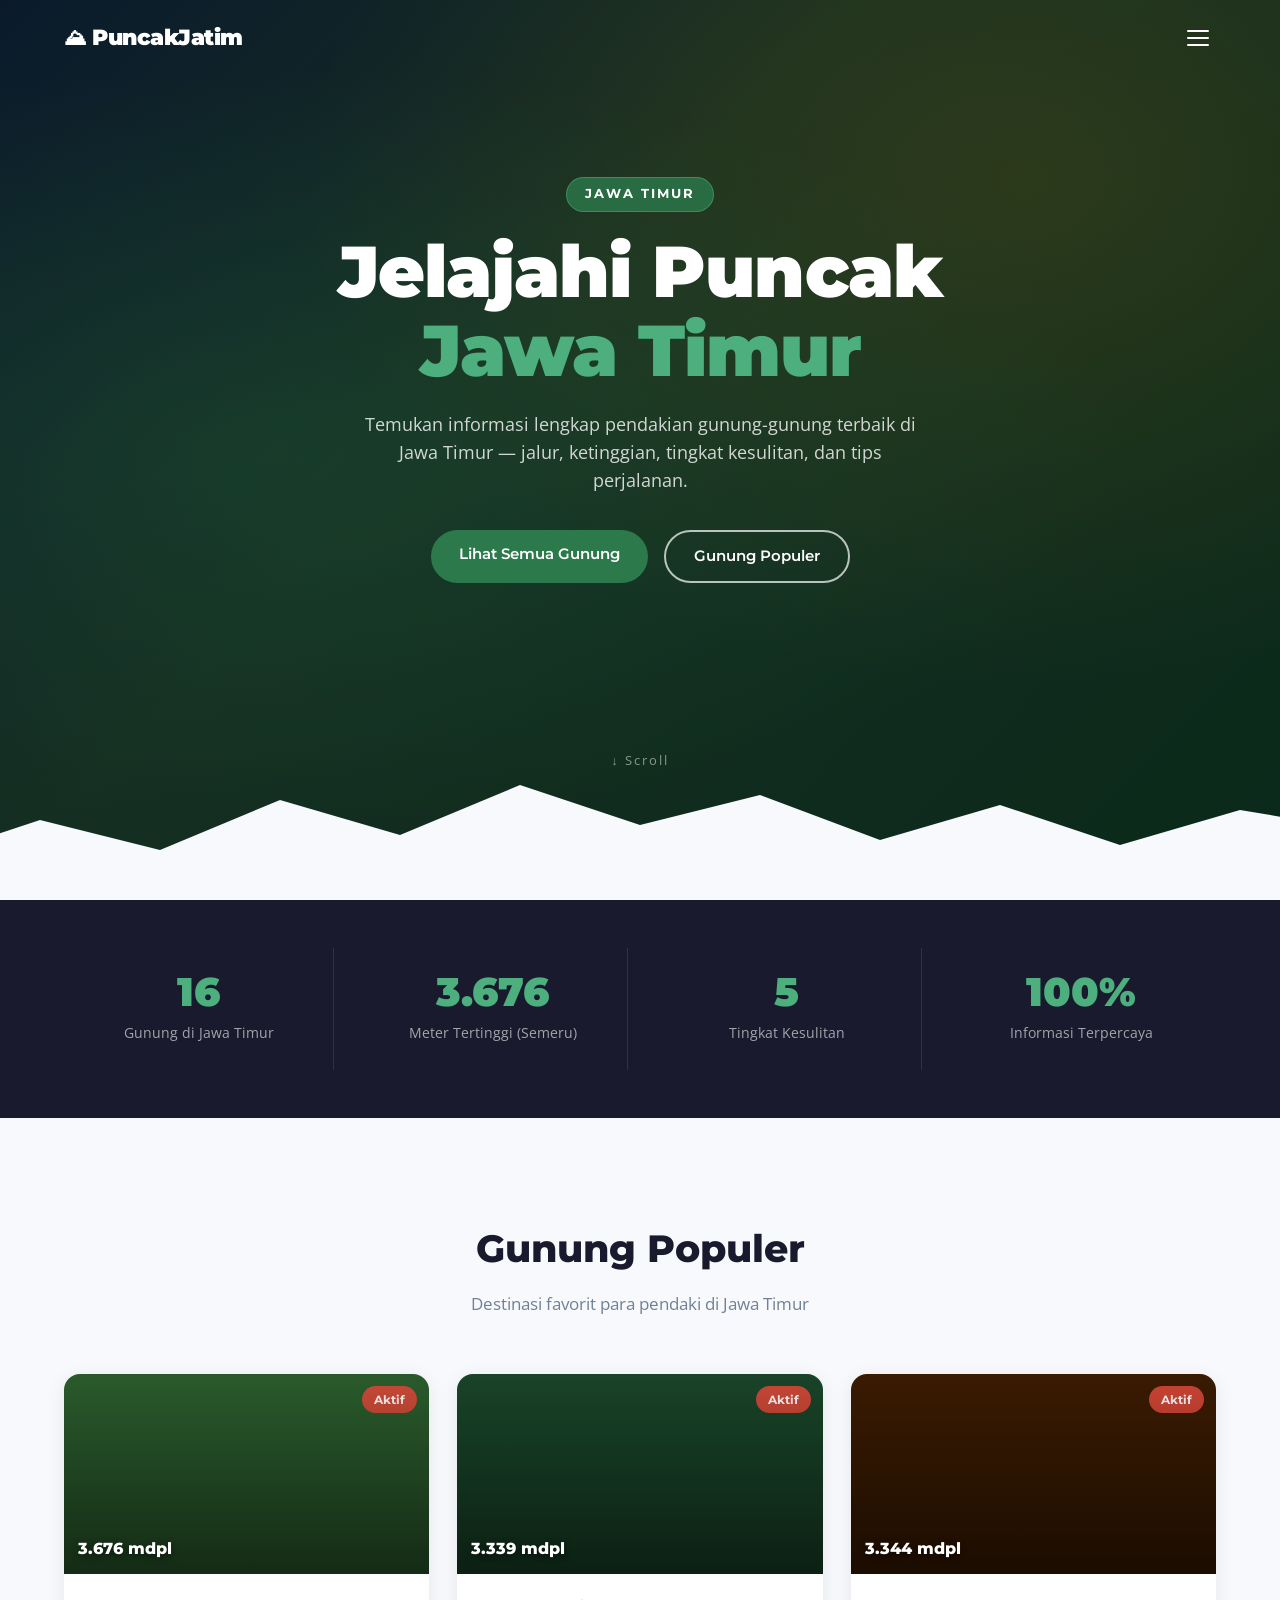
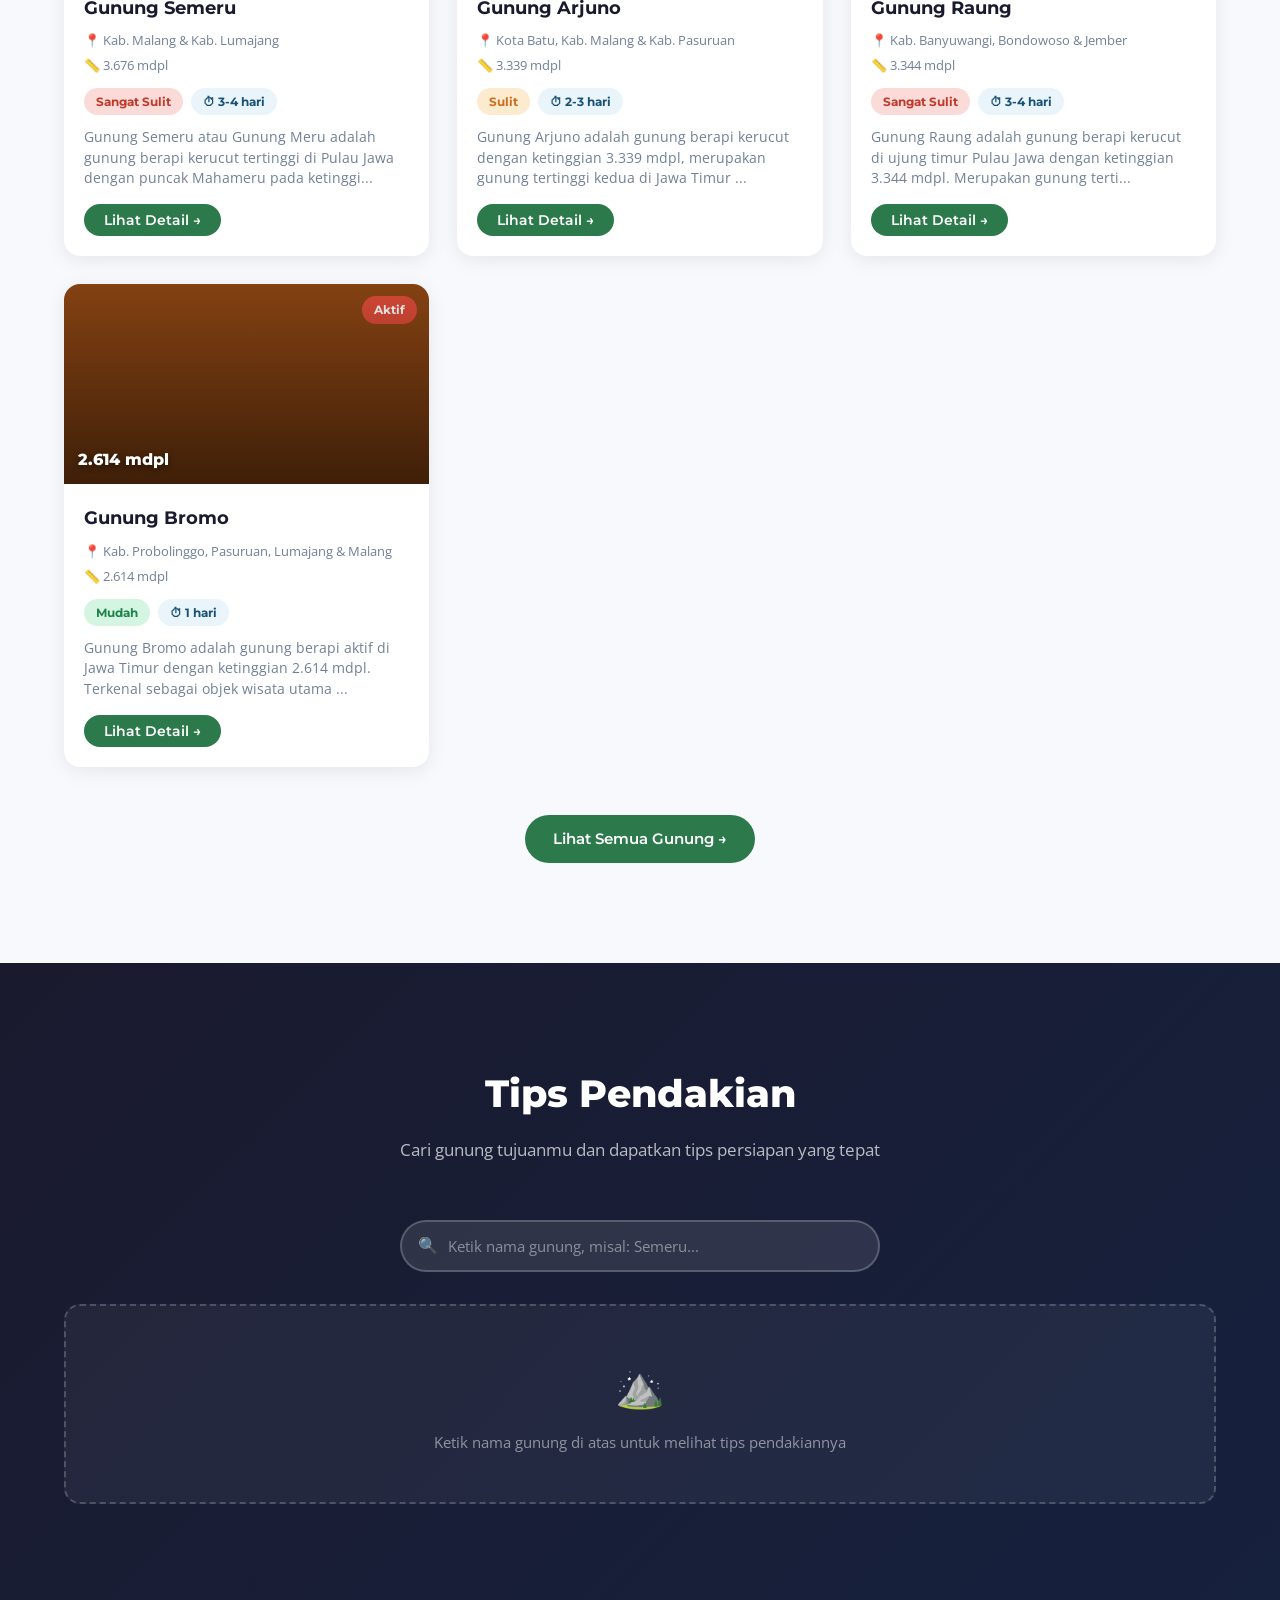
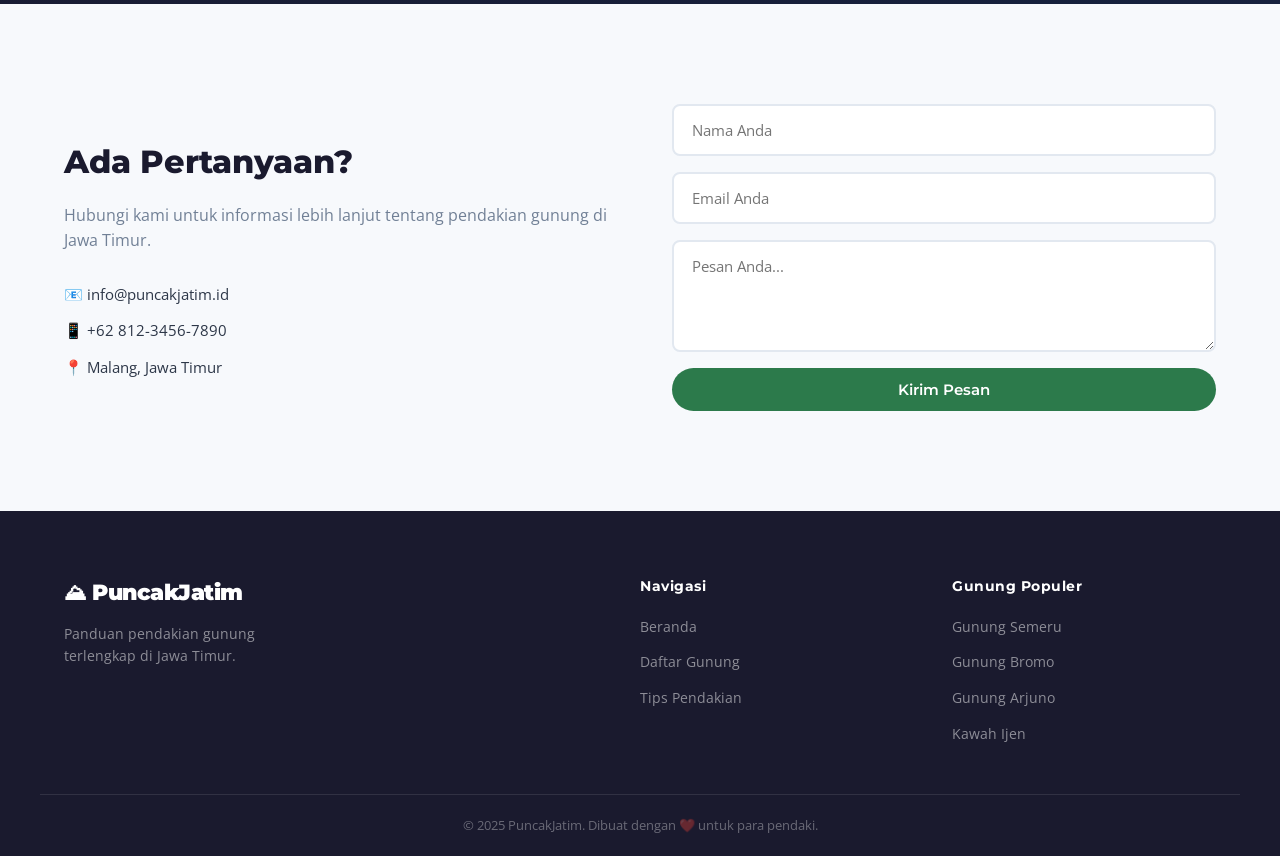
<file: index.html>
<!DOCTYPE html>
<html lang="id">
<head>
  <meta charset="UTF-8" />
  <meta name="viewport" content="width=device-width, initial-scale=1.0" />
  <title>Puncak Jawa Timur – Panduan Pendakian</title>
  <link rel="stylesheet" href="css/style.css" />
  <link rel="preconnect" href="https://fonts.googleapis.com" />
  <link href="https://fonts.googleapis.com/css2?family=Montserrat:wght@400;600;700;900&family=Open+Sans:wght@400;600&display=swap" rel="stylesheet" />
</head>
<body>

  <!-- NAVBAR -->
  <nav class="navbar">
    <div class="container nav-inner">
      <a href="index.html" class="logo">⛰ PuncakJatim</a>
      <ul class="nav-links">
        <li><a href="index.html" class="active">Beranda</a></li>
        <li><a href="gunung.html">Daftar Gunung</a></li>
        <li><a href="#tips">Tips Pendakian</a></li>
        <li><a href="#kontak">Kontak</a></li>
      </ul>
      <button class="hamburger" id="hamburger" aria-label="Menu">
        <span class="bar"></span>
        <span class="bar"></span>
        <span class="bar"></span>
      </button>
    </div>
  </nav>

  <!-- HERO -->
  <section class="hero">
    <div class="hero-overlay"></div>
    <div class="hero-content">
      <span class="hero-badge">Jawa Timur</span>
      <h1>Jelajahi Puncak<br /><span>Jawa Timur</span></h1>
      <p>Temukan informasi lengkap pendakian gunung-gunung terbaik di Jawa Timur — jalur, ketinggian, tingkat kesulitan, dan tips perjalanan.</p>
      <div class="hero-btns">
        <a href="gunung.html" class="btn btn-primary">Lihat Semua Gunung</a>
        <a href="#featured" class="btn btn-outline">Gunung Populer</a>
      </div>
    </div>
    <div class="hero-scroll">↓ Scroll</div>
  </section>

  <!-- STATS -->
  <section class="stats">
    <div class="container stats-grid">
      <div class="stat-item">
        <span class="stat-number">16</span>
        <span class="stat-label">Gunung di Jawa Timur</span>
      </div>
      <div class="stat-item">
        <span class="stat-number">3.676</span>
        <span class="stat-label">Meter Tertinggi (Semeru)</span>
      </div>
      <div class="stat-item">
        <span class="stat-number">5</span>
        <span class="stat-label">Tingkat Kesulitan</span>
      </div>
      <div class="stat-item">
        <span class="stat-number">100%</span>
        <span class="stat-label">Informasi Terpercaya</span>
      </div>
    </div>
  </section>

  <!-- FEATURED MOUNTAINS -->
  <section class="featured" id="featured">
    <div class="container">
      <div class="section-header">
        <h2>Gunung Populer</h2>
        <p>Destinasi favorit para pendaki di Jawa Timur</p>
      </div>
      <div class="card-grid" id="featured-grid">
        <!-- diisi oleh JS -->
      </div>
      <div class="center-btn">
        <a href="gunung.html" class="btn btn-primary">Lihat Semua Gunung →</a>
      </div>
    </div>
  </section>

  <!-- TIPS PENDAKIAN -->
  <section class="tips" id="tips">
    <div class="container">
      <div class="section-header light">
        <h2>Tips Pendakian</h2>
        <p>Cari gunung tujuanmu dan dapatkan tips persiapan yang tepat</p>
      </div>

      <!-- Search Gunung -->
      <div class="tips-search-wrap">
        <div class="tips-search-box">
          <span class="tips-search-icon">&#128269;</span>
          <input
            type="text"
            id="tips-search-input"
            class="tips-search-input"
            placeholder="Ketik nama gunung, misal: Semeru..."
            autocomplete="off"
          />
          <button class="tips-search-clear" id="tips-search-clear" style="display:none;">&#10005;</button>
        </div>
        <ul class="tips-dropdown" id="tips-dropdown"></ul>
      </div>

      <!-- Konten Tips -->
      <div class="tips-content" id="tips-content">
        <!-- State awal -->
        <div class="tips-placeholder" id="tips-placeholder">
          <div class="tips-placeholder-icon">&#9968;&#65039;</div>
          <p>Ketik nama gunung di atas untuk melihat tips pendakiannya</p>
        </div>

        <!-- Detail tips gunung terpilih -->
        <div class="tips-detail" id="tips-detail" style="display:none;">
          <div class="tips-detail-header" id="tips-detail-header"></div>
          <div class="tips-detail-body" id="tips-detail-body"></div>
        </div>
      </div>

    </div>
  </section>

  <!-- KONTAK -->
  <section class="kontak" id="kontak">
    <div class="container kontak-inner">
      <div class="kontak-text">
        <h2>Ada Pertanyaan?</h2>
        <p>Hubungi kami untuk informasi lebih lanjut tentang pendakian gunung di Jawa Timur.</p>
        <ul class="kontak-list">
          <li>📧 info@puncakjatim.id</li>
          <li>📱 +62 812-3456-7890</li>
          <li>📍 Malang, Jawa Timur</li>
        </ul>
      </div>
      <form class="kontak-form" onsubmit="submitForm(event)">
        <input type="text" placeholder="Nama Anda" required />
        <input type="email" placeholder="Email Anda" required />
        <textarea placeholder="Pesan Anda..." rows="4" required></textarea>
        <button type="submit" class="btn btn-primary">Kirim Pesan</button>
      </form>
    </div>
  </section>

  <!-- FOOTER -->
  <footer class="footer">
    <div class="container footer-inner">
      <div class="footer-brand">
        <span class="logo">⛰ PuncakJatim</span>
        <p>Panduan pendakian gunung terlengkap di Jawa Timur.</p>
      </div>
      <div class="footer-links">
        <h4>Navigasi</h4>
        <ul>
          <li><a href="index.html">Beranda</a></li>
          <li><a href="gunung.html">Daftar Gunung</a></li>
          <li><a href="#tips">Tips Pendakian</a></li>
        </ul>
      </div>
      <div class="footer-links">
        <h4>Gunung Populer</h4>
        <ul>
          <li><a href="gunung.html?id=semeru">Gunung Semeru</a></li>
          <li><a href="gunung.html?id=bromo">Gunung Bromo</a></li>
          <li><a href="gunung.html?id=arjuno">Gunung Arjuno</a></li>
          <li><a href="gunung.html?id=ijen">Kawah Ijen</a></li>
        </ul>
      </div>
    </div>
    <div class="footer-bottom">
      <p>© 2025 PuncakJatim. Dibuat dengan ❤️ untuk para pendaki.</p>
    </div>
  </footer>

  <script src="js/data.js"></script>
  <script src="js/persiapan.js"></script>
  <script src="js/main.js"></script>
</body>
</html>
</file>
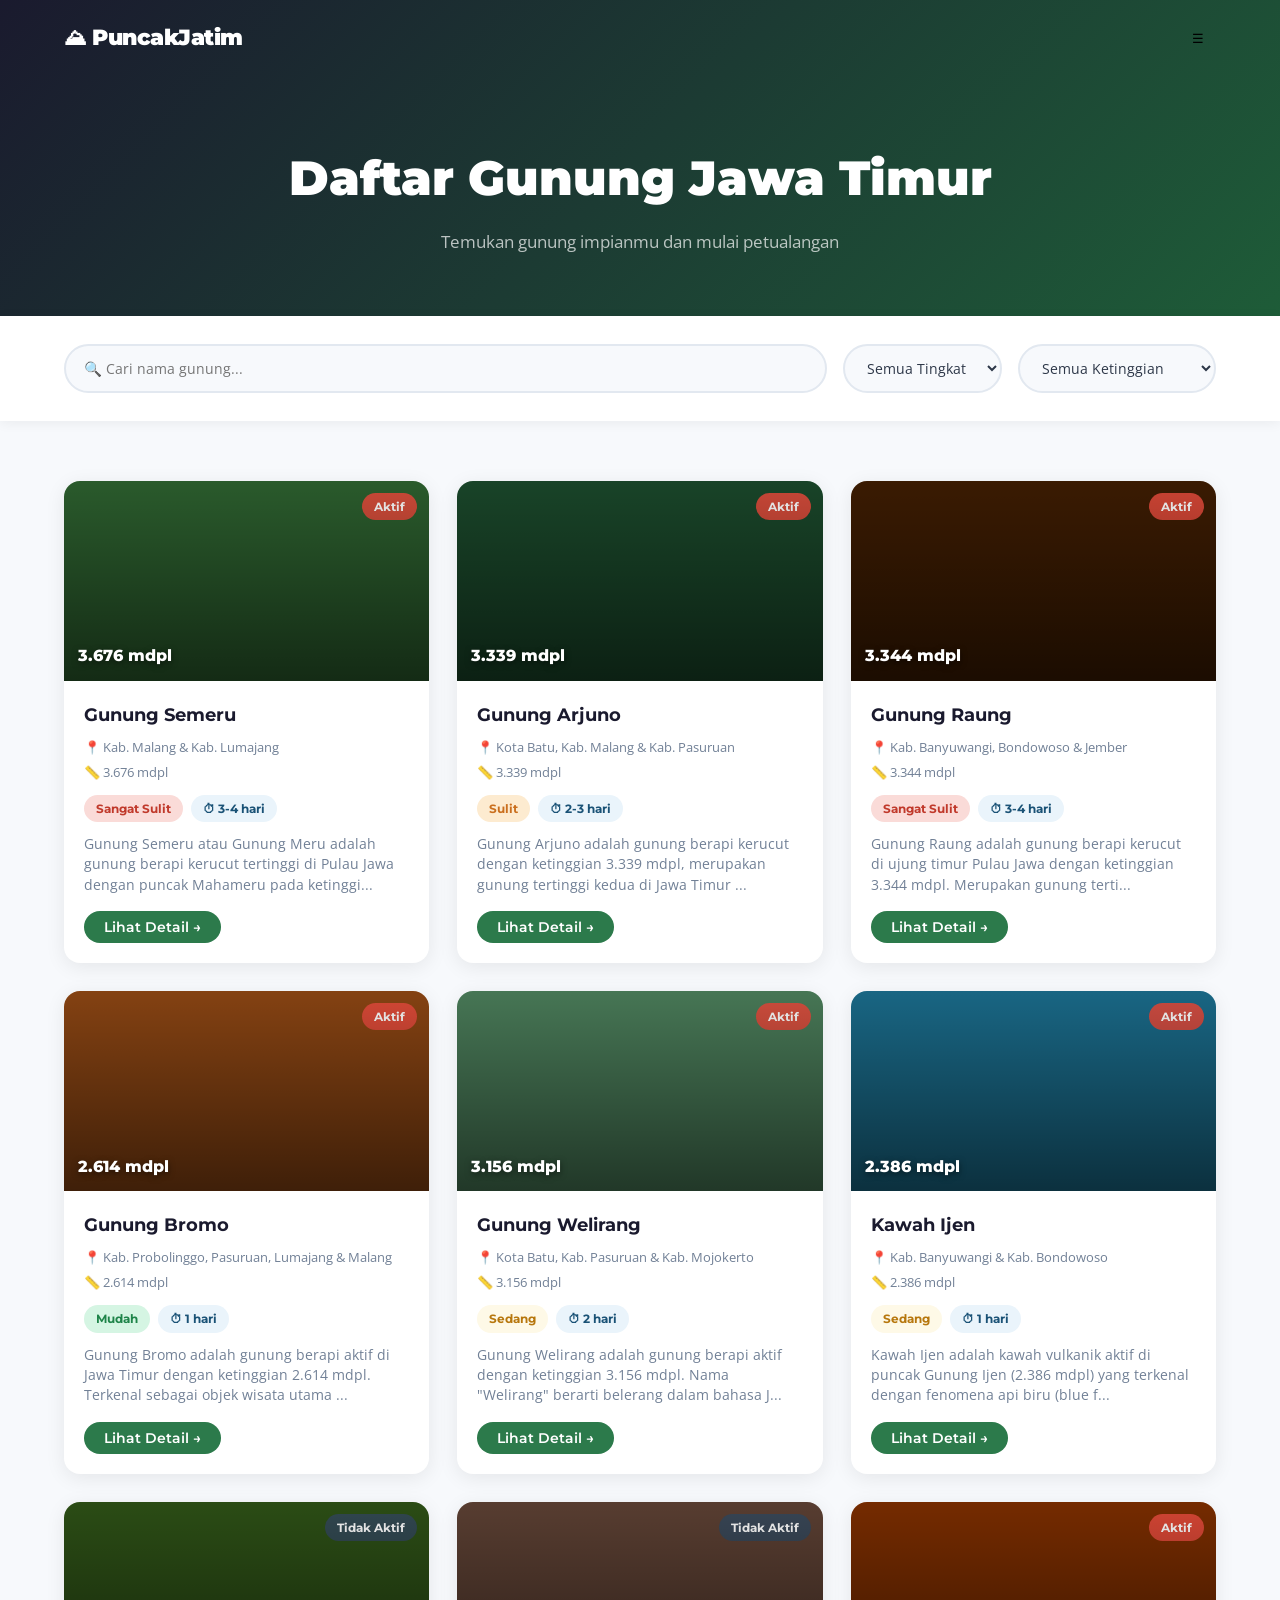
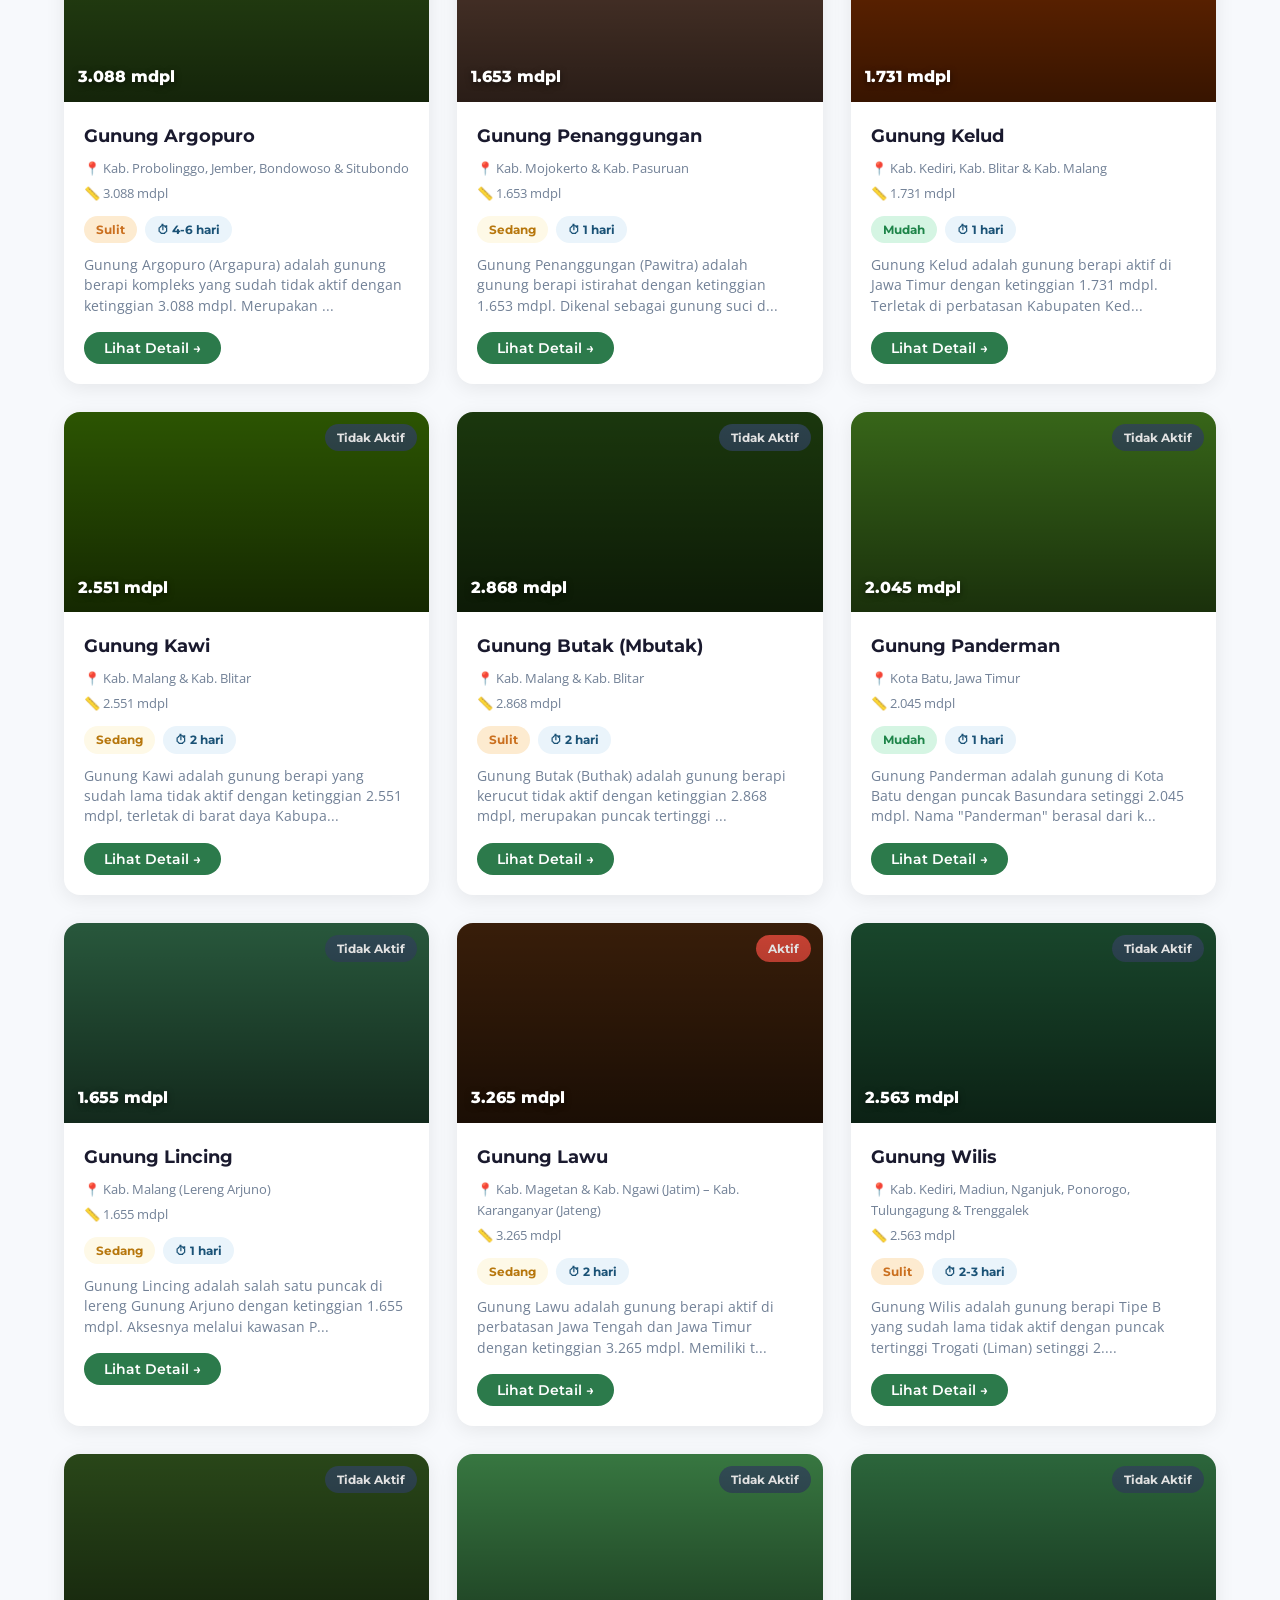
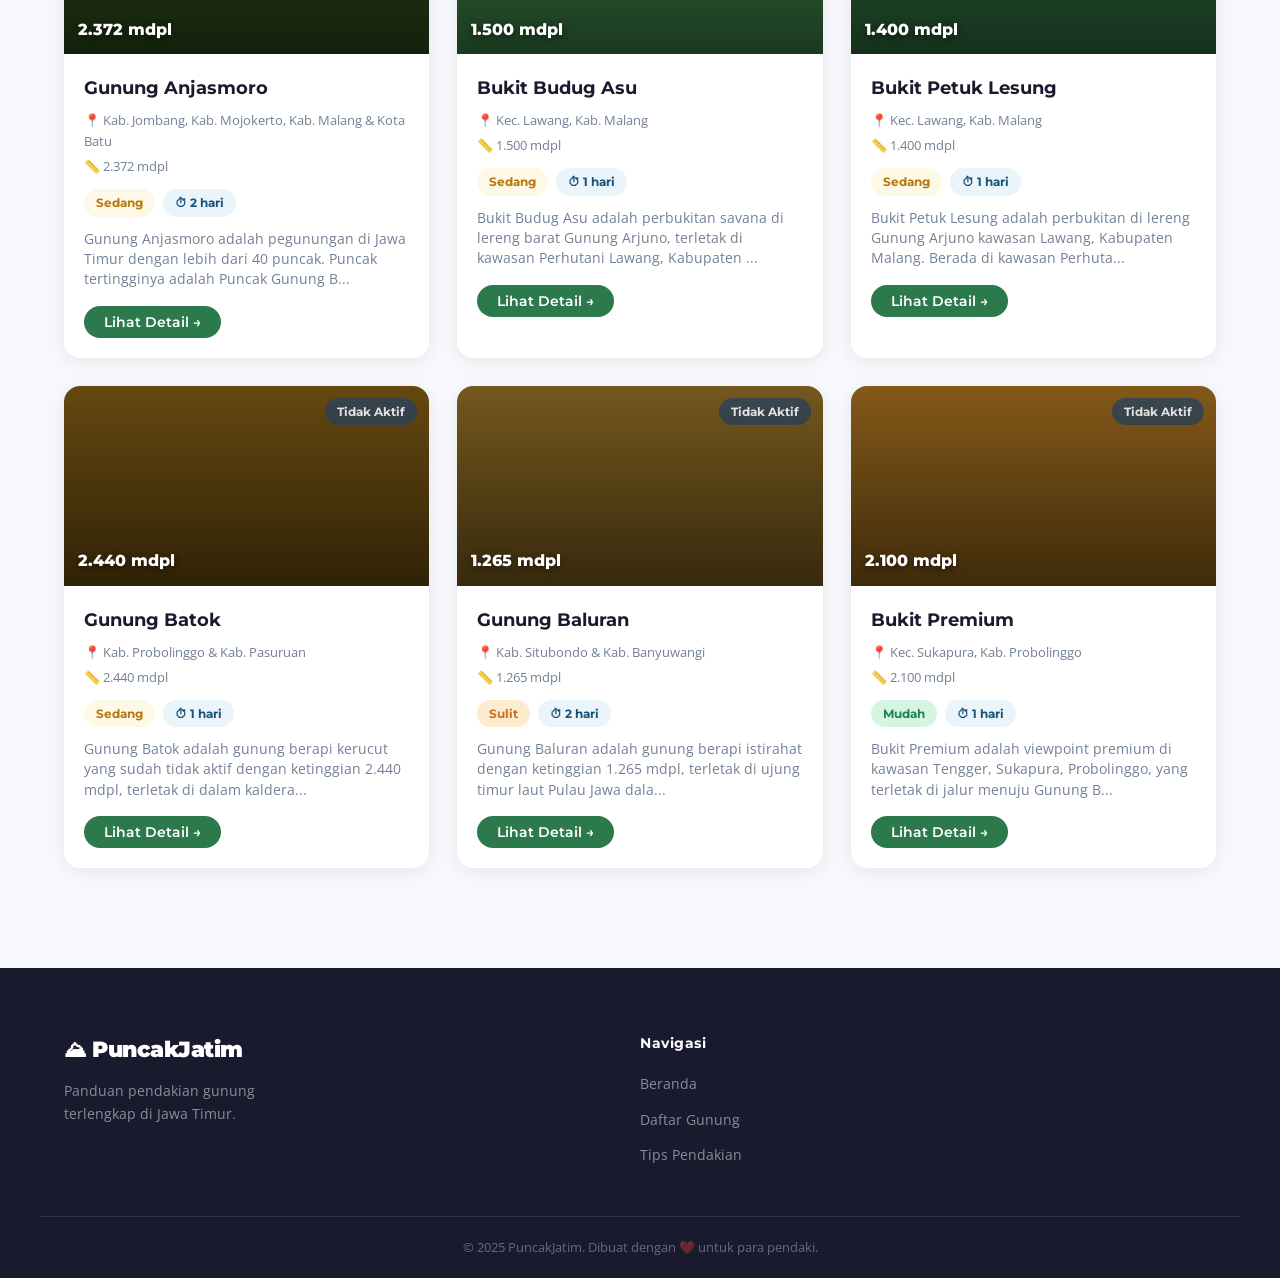
<file: gunung.html>
<!DOCTYPE html>
<html lang="id">
<head>
  <meta charset="UTF-8" />
  <meta name="viewport" content="width=device-width, initial-scale=1.0" />
  <title>Daftar Gunung – PuncakJatim</title>
  <link rel="stylesheet" href="css/style.css" />
  <link rel="preconnect" href="https://fonts.googleapis.com" />
  <link href="https://fonts.googleapis.com/css2?family=Montserrat:wght@400;600;700;900&family=Open+Sans:wght@400;600&display=swap" rel="stylesheet" />
</head>
<body>

  <!-- NAVBAR -->
  <nav class="navbar">
    <div class="container nav-inner">
      <a href="index.html" class="logo">⛰ PuncakJatim</a>
      <ul class="nav-links">
        <li><a href="index.html">Beranda</a></li>
        <li><a href="gunung.html" class="active">Daftar Gunung</a></li>
        <li><a href="index.html#tips">Tips Pendakian</a></li>
        <li><a href="index.html#kontak">Kontak</a></li>
      </ul>
      <button class="hamburger" id="hamburger">&#9776;</button>
    </div>
  </nav>

  <!-- PAGE HEADER -->
  <section class="page-header">
    <div class="container">
      <h1>Daftar Gunung Jawa Timur</h1>
      <p>Temukan gunung impianmu dan mulai petualangan</p>
    </div>
  </section>

  <!-- FILTER & SEARCH -->
  <section class="filter-section">
    <div class="container">
      <button class="filter-toggle-btn" id="filter-toggle-btn" onclick="toggleFilter()">
        <span>🔍 Cari & Filter Gunung</span>
        <span class="arrow">▼</span>
      </button>
      <div class="filter-bar" id="filter-bar">
        <input type="text" id="search-input" placeholder="🔍 Cari nama gunung..." />
        <select id="filter-kesulitan">
          <option value="">Semua Tingkat</option>
          <option value="Mudah">Mudah</option>
          <option value="Sedang">Sedang</option>
          <option value="Sulit">Sulit</option>
          <option value="Sangat Sulit">Sangat Sulit</option>
        </select>
        <select id="filter-ketinggian">
          <option value="">Semua Ketinggian</option>
          <option value="low">Di bawah 2000 mdpl</option>
          <option value="mid">2000 – 3000 mdpl</option>
          <option value="high">Di atas 3000 mdpl</option>
        </select>
      </div>
    </div>
  </section>

  <!-- MOUNTAIN LIST -->
  <section class="mountain-list">
    <div class="container">
      <div class="card-grid" id="mountain-grid">
        <!-- diisi oleh JS -->
      </div>
      <p id="no-result" class="no-result" style="display:none;">Tidak ada gunung yang cocok dengan pencarianmu.</p>
    </div>
  </section>

  <!-- MODAL DETAIL -->
  <div class="modal-overlay" id="modal-overlay" onclick="closeModal()">
    <div class="modal" id="modal" onclick="event.stopPropagation()">
      <button class="modal-close" onclick="closeModal()">✕</button>
      <div id="modal-content"></div>
    </div>
  </div>

  <!-- FOOTER -->
  <footer class="footer">
    <div class="container footer-inner">
      <div class="footer-brand">
        <span class="logo">⛰ PuncakJatim</span>
        <p>Panduan pendakian gunung terlengkap di Jawa Timur.</p>
      </div>
      <div class="footer-links">
        <h4>Navigasi</h4>
        <ul>
          <li><a href="index.html">Beranda</a></li>
          <li><a href="gunung.html">Daftar Gunung</a></li>
          <li><a href="index.html#tips">Tips Pendakian</a></li>
        </ul>
      </div>
    </div>
    <div class="footer-bottom">
      <p>© 2025 PuncakJatim. Dibuat dengan ❤️ untuk para pendaki.</p>
    </div>
  </footer>

  <script src="js/data.js"></script>
  <script src="js/gunung.js"></script>
</body>
</html>
</file>
<file: css/style.css>
/* ===== RESET & BASE ===== */
*, *::before, *::after { box-sizing: border-box; margin: 0; padding: 0; }

:root {
  --primary: #2c7a4b;
  --primary-dark: #1e5c38;
  --primary-light: #4caf7d;
  --accent: #f0a500;
  --dark: #1a1a2e;
  --dark2: #16213e;
  --text: #2d3748;
  --text-light: #718096;
  --bg: #f7f9fc;
  --white: #ffffff;
  --card-shadow: 0 4px 20px rgba(0,0,0,0.08);
  --card-shadow-hover: 0 12px 40px rgba(0,0,0,0.15);
  --radius: 16px;
  --radius-sm: 8px;
  --transition: 0.3s ease;
}

html { scroll-behavior: smooth; }

body {
  font-family: 'Open Sans', sans-serif;
  color: var(--text);
  background: var(--bg);
  line-height: 1.6;
}

h1, h2, h3, h4 { font-family: 'Montserrat', sans-serif; }

a { text-decoration: none; color: inherit; }

ul { list-style: none; }

img { max-width: 100%; display: block; }

.container {
  max-width: 1200px;
  margin: 0 auto;
  padding: 0 24px;
}

/* ===== BUTTONS ===== */
.btn {
  display: inline-block;
  padding: 12px 28px;
  border-radius: 50px;
  font-family: 'Montserrat', sans-serif;
  font-weight: 600;
  font-size: 0.95rem;
  cursor: pointer;
  transition: all var(--transition);
  border: none;
}

.btn-primary {
  background: var(--primary);
  color: var(--white);
}
.btn-primary:hover {
  background: var(--primary-dark);
  transform: translateY(-2px);
  box-shadow: 0 8px 20px rgba(44,122,75,0.35);
}

.btn-outline {
  background: transparent;
  color: var(--white);
  border: 2px solid rgba(255,255,255,0.7);
}
.btn-outline:hover {
  background: rgba(255,255,255,0.15);
  border-color: var(--white);
}

.btn-sm {
  padding: 8px 20px;
  font-size: 0.85rem;
}

.center-btn { text-align: center; margin-top: 48px; }

/* ===== NAVBAR ===== */
.navbar {
  position: fixed;
  top: 0; left: 0; right: 0;
  z-index: 1000;
  padding: 20px 0;
  transition: all var(--transition);
}

.nav-inner {
  position: relative;
}

.navbar.scrolled {
  background: rgba(26, 26, 46, 0.97);
  backdrop-filter: blur(10px);
  padding: 14px 0;
  box-shadow: 0 2px 20px rgba(0,0,0,0.3);
}

.nav-inner {
  display: flex;
  align-items: center;
  justify-content: space-between;
}

.logo {
  font-family: 'Montserrat', sans-serif;
  font-weight: 900;
  font-size: 1.4rem;
  color: var(--white);
  letter-spacing: -0.5px;
}

.nav-links {
  display: none;
  position: absolute;
  top: calc(100% + 8px);
  right: 24px;
  background: rgba(20, 30, 48, 0.97);
  backdrop-filter: blur(12px);
  border: 1px solid rgba(255,255,255,0.1);
  border-radius: 16px;
  flex-direction: column;
  gap: 0;
  min-width: 200px;
  box-shadow: 0 12px 40px rgba(0,0,0,0.4);
  overflow: hidden;
  z-index: 999;
}

.nav-links.open {
  display: flex;
}

.nav-links li a {
  display: block;
  padding: 14px 24px;
  color: rgba(255,255,255,0.85);
  font-family: 'Montserrat', sans-serif;
  font-weight: 600;
  font-size: 0.9rem;
  transition: background 0.2s, color 0.2s;
  border-bottom: 1px solid rgba(255,255,255,0.07);
}

.nav-links li:last-child a {
  border-bottom: none;
}

.nav-links li a:hover,
.nav-links li a.active {
  background: rgba(76,175,125,0.2);
  color: var(--white);
}

/* Hapus underline pseudo-element lama */
.nav-links a::after { display: none; }

.hamburger {
  display: flex;
  align-items: center;
  justify-content: center;
  background: none;
  border: none;
  cursor: pointer;
  padding: 6px;
  gap: 0;
  flex-direction: column;
  width: 36px;
  height: 36px;
}

.hamburger .bar {
  display: block;
  width: 22px;
  height: 2px;
  background: white;
  border-radius: 2px;
  transition: all 0.3s ease;
  transform-origin: center;
}

.hamburger .bar + .bar { margin-top: 5px; }

/* Animasi X saat open */
.hamburger.open .bar:nth-child(1) {
  transform: translateY(7px) rotate(45deg);
}
.hamburger.open .bar:nth-child(2) {
  opacity: 0;
  transform: scaleX(0);
}
.hamburger.open .bar:nth-child(3) {
  transform: translateY(-7px) rotate(-45deg);
}

/* ===== HERO ===== */
.hero {
  min-height: 100vh;
  background: linear-gradient(135deg, #0d2137 0%, #1a3a2a 40%, #0d3320 100%);
  display: flex;
  align-items: center;
  justify-content: center;
  position: relative;
  overflow: hidden;
  text-align: center;
}

.hero::before {
  content: '';
  position: absolute;
  inset: 0;
  background:
    radial-gradient(ellipse at 20% 50%, rgba(44,122,75,0.3) 0%, transparent 60%),
    radial-gradient(ellipse at 80% 20%, rgba(240,165,0,0.15) 0%, transparent 50%);
}

/* Mountain silhouette decoration */
.hero::after {
  content: '';
  position: absolute;
  bottom: 0; left: 0; right: 0;
  height: 120px;
  background: url("data:image/svg+xml,%3Csvg xmlns='http://www.w3.org/2000/svg' viewBox='0 0 1440 120'%3E%3Cpath fill='%23f7f9fc' d='M0,120 L0,80 L120,40 L240,70 L360,20 L480,55 L600,5 L720,45 L840,15 L960,60 L1080,25 L1200,65 L1320,30 L1440,50 L1440,120 Z'/%3E%3C/svg%3E") no-repeat bottom;
  background-size: cover;
  z-index: 1;
  pointer-events: none;
}

.hero-overlay {
  position: absolute;
  inset: 0;
  background: rgba(0,0,0,0.2);
}

.hero-content {
  position: relative;
  z-index: 3;
  max-width: 700px;
  padding: 0 24px 140px;
}

.hero-badge {
  display: inline-block;
  background: rgba(44,122,75,0.8);
  color: var(--white);
  padding: 6px 18px;
  border-radius: 50px;
  font-size: 0.8rem;
  font-family: 'Montserrat', sans-serif;
  font-weight: 700;
  letter-spacing: 2px;
  text-transform: uppercase;
  margin-bottom: 20px;
  border: 1px solid rgba(76,175,125,0.5);
}

.hero-content h1 {
  font-size: clamp(2.5rem, 6vw, 4.5rem);
  font-weight: 900;
  color: var(--white);
  line-height: 1.1;
  margin-bottom: 20px;
  letter-spacing: -1px;
}

.hero-content h1 span {
  color: var(--primary-light);
}

.hero-content p {
  font-size: 1.1rem;
  color: rgba(255,255,255,0.8);
  margin-bottom: 36px;
  max-width: 560px;
  margin-left: auto;
  margin-right: auto;
}

.hero-btns {
  display: flex;
  gap: 16px;
  justify-content: center;
  flex-wrap: wrap;
}

.hero-scroll {
  position: absolute;
  bottom: 130px;
  left: 50%;
  transform: translateX(-50%);
  color: rgba(255,255,255,0.5);
  font-size: 0.8rem;
  letter-spacing: 2px;
  animation: bounce 2s infinite;
  z-index: 3;
}

@keyframes bounce {
  0%, 100% { transform: translateX(-50%) translateY(0); }
  50% { transform: translateX(-50%) translateY(8px); }
}

/* ===== STATS ===== */
.stats {
  background: var(--dark);
  padding: 48px 0;
}

.stats-grid {
  display: grid;
  grid-template-columns: repeat(4, 1fr);
  gap: 24px;
  text-align: center;
}

.stat-item {
  padding: 24px;
  border-right: 1px solid rgba(255,255,255,0.1);
}
.stat-item:last-child { border-right: none; }

.stat-number {
  display: block;
  font-family: 'Montserrat', sans-serif;
  font-size: 2.5rem;
  font-weight: 900;
  color: var(--primary-light);
  line-height: 1;
  margin-bottom: 8px;
}

.stat-label {
  color: rgba(255,255,255,0.6);
  font-size: 0.85rem;
}

/* ===== SECTION HEADER ===== */
.section-header {
  text-align: center;
  margin-bottom: 56px;
}

.section-header h2 {
  font-size: clamp(1.8rem, 3vw, 2.5rem);
  font-weight: 800;
  color: var(--dark);
  margin-bottom: 12px;
}

.section-header p {
  color: var(--text-light);
  font-size: 1.05rem;
}

.section-header.light h2 { color: var(--white); }
.section-header.light p { color: rgba(255,255,255,0.7); }

/* ===== FEATURED / CARD GRID ===== */
.featured {
  padding: 100px 0;
  background: var(--bg);
}

.card-grid {
  display: grid;
  grid-template-columns: repeat(auto-fill, minmax(280px, 1fr));
  gap: 28px;
}

.mountain-card {
  background: var(--white);
  border-radius: var(--radius);
  overflow: hidden;
  box-shadow: var(--card-shadow);
  transition: all var(--transition);
  cursor: pointer;
}

.mountain-card:hover {
  transform: translateY(-8px);
  box-shadow: var(--card-shadow-hover);
}

.card-img {
  height: 200px;
  display: flex;
  align-items: flex-end;
  justify-content: flex-start;
  position: relative;
  overflow: hidden;
  background-size: cover;
  background-position: center;
}

.card-img::after {
  content: '';
  position: absolute;
  inset: 0;
  background: linear-gradient(to bottom, rgba(0,0,0,0.05) 0%, rgba(0,0,0,0.55) 100%);
}

.card-img-label {
  position: relative;
  z-index: 2;
  padding: 12px 14px;
  color: white;
  font-family: 'Montserrat', sans-serif;
  font-weight: 800;
  font-size: 1rem;
  text-shadow: 0 2px 6px rgba(0,0,0,0.5);
}

.card-status {
  position: absolute;
  top: 12px; right: 12px;
  padding: 4px 12px;
  border-radius: 50px;
  font-size: 0.75rem;
  font-family: 'Montserrat', sans-serif;
  font-weight: 700;
}

.status-aktif {
  background: rgba(231,76,60,0.9);
  color: white;
}

.status-nonaktif {
  background: rgba(52,73,94,0.85);
  color: white;
}

.card-body {
  padding: 20px;
}

.card-body h3 {
  font-size: 1.1rem;
  font-weight: 700;
  margin-bottom: 8px;
  color: var(--dark);
}

.card-meta {
  display: flex;
  flex-direction: column;
  gap: 4px;
  font-size: 0.82rem;
  color: var(--text-light);
  margin-bottom: 12px;
}

.card-tags {
  display: flex;
  gap: 8px;
  flex-wrap: wrap;
  margin-bottom: 12px;
}

.tag {
  padding: 4px 12px;
  border-radius: 50px;
  font-size: 0.75rem;
  font-family: 'Montserrat', sans-serif;
  font-weight: 700;
}

.tag-mudah { background: #d5f5e3; color: #1e8449; }
.tag-sedang { background: #fef9e7; color: #b7770d; }
.tag-sulit { background: #fdebd0; color: #ca6f1e; }
.tag-sangat-sulit { background: #fadbd8; color: #c0392b; }
.tag-time { background: #eaf4fb; color: #1a5276; }
.tag-status-aktif { background: #fadbd8; color: #c0392b; }
.tag-status-nonaktif { background: #eaecee; color: #566573; }

.card-desc {
  font-size: 0.85rem;
  color: var(--text-light);
  margin-bottom: 16px;
  line-height: 1.5;
}

/* ===== TIPS SECTION ===== */
.tips {
  padding: 100px 0;
  background: linear-gradient(135deg, var(--dark) 0%, var(--dark2) 100%);
}

.tips-grid {
  display: grid;
  grid-template-columns: repeat(auto-fill, minmax(280px, 1fr));
  gap: 24px;
}

/* ===== TIPS SEARCH ===== */
.tips-search-wrap {
  position: relative;
  max-width: 480px;
  margin: 0 auto 32px;
}

.tips-search-box {
  display: flex;
  align-items: center;
  background: rgba(255,255,255,0.1);
  border: 2px solid rgba(255,255,255,0.2);
  border-radius: 50px;
  padding: 0 16px;
  transition: border-color 0.3s ease, background 0.3s ease;
}

.tips-search-box:focus-within {
  border-color: var(--primary-light);
  background: rgba(255,255,255,0.15);
}

.tips-search-icon {
  font-size: 1rem;
  flex-shrink: 0;
  margin-right: 10px;
  opacity: 0.7;
}

.tips-search-input {
  flex: 1;
  background: transparent;
  border: none;
  outline: none;
  color: white;
  font-family: 'Open Sans', sans-serif;
  font-size: 0.95rem;
  padding: 14px 0;
}

.tips-search-input::placeholder {
  color: rgba(255,255,255,0.45);
}

.tips-search-clear {
  display: flex;
  align-items: center;
  justify-content: center;
  background: rgba(255,255,255,0.15);
  border: none;
  color: rgba(255,255,255,0.7);
  width: 24px; height: 24px;
  border-radius: 50%;
  font-size: 0.7rem;
  cursor: pointer;
  flex-shrink: 0;
  transition: background 0.2s;
}

.tips-search-clear:hover {
  background: rgba(255,255,255,0.3);
  color: white;
}

.tips-dropdown {
  position: absolute;
  top: calc(100% + 8px);
  left: 0; right: 0;
  background: #1e2d3d;
  border: 1px solid rgba(255,255,255,0.15);
  border-radius: 16px;
  overflow: hidden;
  list-style: none;
  z-index: 200;
  box-shadow: 0 12px 40px rgba(0,0,0,0.4);
  display: none;
}

.tips-dropdown.open {
  display: block;
}

.tips-dd-item {
  display: flex;
  align-items: center;
  gap: 10px;
  padding: 12px 18px;
  cursor: pointer;
  transition: background 0.2s;
}

.tips-dd-item:hover,
.tips-dd-item.focused {
  background: rgba(76,175,125,0.2);
}

.tips-dd-emoji {
  font-size: 1.2rem;
  flex-shrink: 0;
}

.tips-dd-name {
  flex: 1;
  color: white;
  font-family: 'Montserrat', sans-serif;
  font-weight: 600;
  font-size: 0.9rem;
}

.tips-dd-tag {
  font-size: 0.7rem;
  padding: 2px 10px;
  flex-shrink: 0;
}

.tips-dd-empty {
  padding: 16px 18px;
  color: rgba(255,255,255,0.45);
  font-size: 0.88rem;
  text-align: center;
}

/* Placeholder */
.tips-placeholder {
  text-align: center;
  padding: 48px 24px;
  background: rgba(255,255,255,0.05);
  border: 2px dashed rgba(255,255,255,0.2);
  border-radius: 16px;
}

.tips-placeholder-icon {
  font-size: 2.5rem;
  margin-bottom: 12px;
  animation: bounce-up 1.5s infinite;
}

@keyframes bounce-up {
  0%, 100% { transform: translateY(0); }
  50% { transform: translateY(-8px); }
}

.tips-placeholder p {
  color: rgba(255,255,255,0.5);
  font-size: 0.95rem;
}

/* Detail Tips */
.tips-detail {
  background: rgba(255,255,255,0.05);
  border: 1px solid rgba(255,255,255,0.12);
  border-radius: 16px;
  overflow: hidden;
}

.tips-detail-header {
  padding: 24px 28px;
  background: rgba(44,122,75,0.3);
  border-bottom: 1px solid rgba(255,255,255,0.1);
  display: flex;
  align-items: center;
  gap: 16px;
  flex-wrap: wrap;
}

.tips-detail-header .th-emoji {
  font-size: 2.5rem;
}

.tips-detail-header .th-info h3 {
  color: white;
  font-size: 1.3rem;
  font-weight: 800;
  margin-bottom: 6px;
}

.tips-detail-header .th-badges {
  display: flex;
  gap: 8px;
  flex-wrap: wrap;
}

.tips-detail-header .th-badge {
  padding: 3px 12px;
  border-radius: 50px;
  font-size: 0.75rem;
  font-family: 'Montserrat', sans-serif;
  font-weight: 700;
  background: rgba(255,255,255,0.15);
  color: white;
}

.tips-detail-body {
  padding: 28px;
  display: grid;
  grid-template-columns: 1fr 1fr;
  gap: 24px;
}

.tips-section {
  background: rgba(255,255,255,0.05);
  border-radius: 12px;
  padding: 20px;
}

.tips-section.full-width {
  grid-column: 1 / -1;
}

.tips-section h4 {
  color: var(--primary-light);
  font-size: 0.85rem;
  font-weight: 700;
  text-transform: uppercase;
  letter-spacing: 1px;
  margin-bottom: 14px;
}

.tips-list-items {
  list-style: none;
  display: flex;
  flex-direction: column;
  gap: 10px;
}

.tips-list-items li {
  color: rgba(255,255,255,0.8);
  font-size: 0.88rem;
  line-height: 1.5;
  padding-left: 20px;
  position: relative;
}

.tips-list-items li::before {
  content: '✓';
  position: absolute;
  left: 0;
  color: var(--primary-light);
  font-weight: 700;
}

.tips-perlengkapan {
  display: flex;
  flex-wrap: wrap;
  gap: 8px;
}

.tips-perlengkapan span {
  background: rgba(255,255,255,0.1);
  color: rgba(255,255,255,0.85);
  padding: 5px 12px;
  border-radius: 50px;
  font-size: 0.78rem;
  font-weight: 600;
}

@media (max-width: 640px) {
  .tips-detail-body {
    grid-template-columns: 1fr;
  }
  .tips-section.full-width {
    grid-column: 1;
  }
}

.tip-card {
  background: rgba(255,255,255,0.05);
  border: 1px solid rgba(255,255,255,0.1);
  border-radius: var(--radius);
  padding: 28px;
  transition: all var(--transition);
}

.tip-card:hover {
  background: rgba(255,255,255,0.08);
  transform: translateY(-4px);
  border-color: rgba(76,175,125,0.4);
}

.tip-icon {
  font-size: 2.5rem;
  margin-bottom: 16px;
}

.tip-card h3 {
  color: var(--white);
  font-size: 1rem;
  margin-bottom: 10px;
}

.tip-card p {
  color: rgba(255,255,255,0.65);
  font-size: 0.88rem;
  line-height: 1.6;
}

/* ===== KONTAK ===== */
.kontak {
  padding: 100px 0;
  background: var(--bg);
}

.kontak-inner {
  display: grid;
  grid-template-columns: 1fr 1fr;
  gap: 64px;
  align-items: center;
}

.kontak-text h2 {
  font-size: 2rem;
  font-weight: 800;
  color: var(--dark);
  margin-bottom: 16px;
}

.kontak-text p {
  color: var(--text-light);
  margin-bottom: 28px;
  font-size: 1rem;
}

.kontak-list {
  display: flex;
  flex-direction: column;
  gap: 12px;
}

.kontak-list li {
  color: var(--text);
  font-size: 0.95rem;
}

.kontak-form {
  display: flex;
  flex-direction: column;
  gap: 16px;
}

.kontak-form input,
.kontak-form textarea {
  padding: 14px 18px;
  border: 2px solid #e2e8f0;
  border-radius: var(--radius-sm);
  font-family: 'Open Sans', sans-serif;
  font-size: 0.95rem;
  color: var(--text);
  background: var(--white);
  transition: border-color var(--transition);
  resize: vertical;
}

.kontak-form input:focus,
.kontak-form textarea:focus {
  outline: none;
  border-color: var(--primary);
}

/* ===== FOOTER ===== */
.footer {
  background: var(--dark);
  padding: 64px 0 0;
}

.footer-inner {
  display: grid;
  grid-template-columns: 2fr 1fr 1fr;
  gap: 48px;
  padding-bottom: 48px;
  border-bottom: 1px solid rgba(255,255,255,0.1);
}

.footer-brand .logo {
  display: block;
  margin-bottom: 12px;
}

.footer-brand p {
  color: rgba(255,255,255,0.5);
  font-size: 0.88rem;
  max-width: 260px;
}

.footer-links h4 {
  color: var(--white);
  font-size: 0.9rem;
  margin-bottom: 16px;
  letter-spacing: 0.5px;
}

.footer-links ul {
  display: flex;
  flex-direction: column;
  gap: 10px;
}

.footer-links a {
  color: rgba(255,255,255,0.5);
  font-size: 0.88rem;
  transition: color var(--transition);
}

.footer-links a:hover {
  color: var(--primary-light);
}

.footer-bottom {
  text-align: center;
  padding: 20px;
  color: rgba(255,255,255,0.35);
  font-size: 0.82rem;
}

/* ===== PAGE HEADER (gunung.html) ===== */
.page-header {
  background: linear-gradient(135deg, var(--dark) 0%, var(--primary-dark) 100%);
  padding: 140px 0 60px;
  text-align: center;
}

.page-header h1 {
  font-size: clamp(1.8rem, 4vw, 3rem);
  font-weight: 900;
  color: var(--white);
  margin-bottom: 12px;
}

.page-header p {
  color: rgba(255,255,255,0.7);
  font-size: 1.05rem;
}

/* ===== FILTER SECTION ===== */
.filter-section {
  background: var(--white);
  padding: 28px 0;
  box-shadow: 0 2px 12px rgba(0,0,0,0.06);
  position: sticky;
  top: 70px;
  z-index: 100;
}

.filter-bar {
  display: flex;
  gap: 16px;
  flex-wrap: wrap;
}

.filter-bar input,
.filter-bar select {
  padding: 12px 18px;
  border: 2px solid #e2e8f0;
  border-radius: 50px;
  font-family: 'Open Sans', sans-serif;
  font-size: 0.9rem;
  color: var(--text);
  background: var(--bg);
  transition: border-color var(--transition);
  cursor: pointer;
}

.filter-bar input {
  flex: 1;
  min-width: 200px;
}

.filter-bar input:focus,
.filter-bar select:focus {
  outline: none;
  border-color: var(--primary);
}

/* Tombol toggle filter di HP */
.filter-toggle-btn {
  display: none;
}

/* ===== MOUNTAIN LIST ===== */
.mountain-list {
  padding: 60px 0 100px;
}

.no-result {
  text-align: center;
  color: var(--text-light);
  font-size: 1.1rem;
  padding: 60px 0;
}

/* ===== MODAL ===== */
.modal-overlay {
  position: fixed;
  inset: 0;
  background: rgba(0,0,0,0.7);
  z-index: 2000;
  display: flex;
  align-items: center;
  justify-content: center;
  padding: 20px;
  opacity: 0;
  pointer-events: none;
  transition: opacity var(--transition);
  backdrop-filter: blur(4px);
}

.modal-overlay.active {
  opacity: 1;
  pointer-events: all;
}

.modal {
  background: var(--white);
  border-radius: var(--radius);
  max-width: 680px;
  width: 100%;
  max-height: 90vh;
  overflow-y: auto;
  position: relative;
  transform: scale(0.9);
  transition: transform var(--transition);
}

.modal-overlay.active .modal {
  transform: scale(1);
}

.modal-close {
  position: absolute;
  top: 16px; right: 16px;
  background: rgba(0,0,0,0.5);
  border: none;
  color: white;
  width: 36px; height: 36px;
  border-radius: 50%;
  font-size: 1rem;
  cursor: pointer;
  z-index: 20;
  transition: background var(--transition);
  display: flex;
  align-items: center;
  justify-content: center;
}

.modal-close:hover { background: rgba(0,0,0,0.75); }

.modal-header {
  padding: 0;
  position: relative;
  height: 220px;
  background-size: cover;
  background-position: center;
  overflow: hidden;
  color: white;
}

.modal-header-overlay {
  position: absolute;
  inset: 0;
  background: linear-gradient(to bottom, rgba(0,0,0,0.2) 0%, rgba(0,0,0,0.7) 100%);
}

.modal-header-inner {
  position: absolute;
  bottom: 0; left: 0; right: 0;
  padding: 24px 32px;
  display: flex;
  align-items: center;
  gap: 16px;
}

.modal-emoji {
  font-size: 3.5rem;
  flex-shrink: 0;
}

.modal-header h2 {
  font-size: 1.6rem;
  font-weight: 800;
  margin-bottom: 4px;
}

.modal-header p {
  opacity: 0.85;
  font-size: 0.95rem;
}

.modal-body {
  padding: 28px 32px 32px;
}

.modal-badges {
  display: flex;
  gap: 8px;
  flex-wrap: wrap;
  margin-bottom: 20px;
}

.modal-desc {
  color: var(--text);
  line-height: 1.7;
  margin-bottom: 28px;
  font-size: 0.95rem;
}

.modal-info-grid {
  display: grid;
  grid-template-columns: 1fr 1fr;
  gap: 12px;
  margin-bottom: 28px;
  background: var(--bg);
  border-radius: var(--radius-sm);
  padding: 16px;
}

.info-item {
  display: flex;
  flex-direction: column;
  gap: 4px;
}

.info-label {
  font-size: 0.75rem;
  font-family: 'Montserrat', sans-serif;
  font-weight: 700;
  color: var(--text-light);
  text-transform: uppercase;
  letter-spacing: 0.5px;
}

.info-item span:last-child {
  font-size: 0.9rem;
  color: var(--text);
  font-weight: 600;
}

.modal-body h4 {
  font-size: 1rem;
  font-weight: 700;
  color: var(--dark);
  margin-bottom: 14px;
  margin-top: 24px;
}

.pos-list {
  display: flex;
  flex-direction: column;
  gap: 8px;
  margin-bottom: 8px;
}

.pos-item {
  display: flex;
  align-items: center;
  gap: 12px;
  font-size: 0.9rem;
  color: var(--text);
}

.pos-num {
  width: 28px; height: 28px;
  background: var(--primary);
  color: white;
  border-radius: 50%;
  display: flex;
  align-items: center;
  justify-content: center;
  font-size: 0.75rem;
  font-weight: 700;
  flex-shrink: 0;
}

.jalur-card {
  background: var(--bg);
  border-radius: var(--radius-sm);
  padding: 16px;
  margin-bottom: 12px;
  border-left: 4px solid var(--primary);
}

.jalur-card strong {
  display: block;
  font-size: 0.95rem;
  color: var(--dark);
  margin-bottom: 8px;
}

.jalur-meta {
  display: flex;
  gap: 16px;
  font-size: 0.82rem;
  color: var(--text-light);
  margin-bottom: 8px;
}

.jalur-card p {
  font-size: 0.88rem;
  color: var(--text);
  line-height: 1.5;
}

/* Pos list di dalam jalur */
.jalur-pos-list {
  margin-top: 14px;
  border-top: 1px dashed #d1d5db;
  padding-top: 12px;
}

.pos-detail {
  display: flex;
  flex-direction: column;
  gap: 2px;
  flex: 1;
}

.pos-name {
  font-size: 0.88rem;
  font-weight: 700;
  color: var(--dark);
}

.pos-alt {
  font-size: 0.78rem;
  font-weight: 600;
  color: var(--primary);
  background: #d5f5e3;
  padding: 1px 7px;
  border-radius: 50px;
  margin-left: 6px;
}

.pos-desc {
  font-size: 0.8rem;
  color: var(--text-light);
  line-height: 1.4;
}

.pos-jarak {
  font-size: 0.75rem;
  color: #6b7280;
  font-style: italic;
}

.pos-start {
  color: var(--primary);
  font-style: normal;
  font-weight: 600;
}

.tips-list {
  display: flex;
  flex-direction: column;
  gap: 8px;
  list-style: none;
}

.tips-list li {
  font-size: 0.88rem;
  color: var(--text);
  padding-left: 20px;
  position: relative;
  line-height: 1.5;
}

.tips-list li::before {
  content: '✓';
  position: absolute;
  left: 0;
  color: var(--primary);
  font-weight: 700;
}

.fasilitas-grid {
  display: flex;
  flex-wrap: wrap;
  gap: 8px;
}

.fasilitas-item {
  background: #d5f5e3;
  color: #1e8449;
  padding: 6px 14px;
  border-radius: 50px;
  font-size: 0.8rem;
  font-weight: 600;
}

/* ===== RESPONSIVE ===== */
@media (max-width: 900px) {
  .stats-grid { grid-template-columns: repeat(2, 1fr); }
  .stat-item { border-right: none; border-bottom: 1px solid rgba(255,255,255,0.1); }
  .stat-item:nth-child(2n) { border-right: none; }
  .kontak-inner { grid-template-columns: 1fr; gap: 40px; }
  .footer-inner { grid-template-columns: 1fr 1fr; }
  .footer-brand { grid-column: 1 / -1; }
  .modal-info-grid { grid-template-columns: 1fr; }
  .modal-header-inner { padding: 20px 24px; }
}

@media (max-width: 640px) {
  .hero-btns { flex-direction: column; align-items: center; }
  .hero-content { padding-bottom: 100px; }
  .stats-grid { grid-template-columns: 1fr 1fr; }
  .footer-inner { grid-template-columns: 1fr; }

  /* Filter bar compact di HP */
  .filter-section {
    padding: 10px 0;
    top: 58px;
  }

  .filter-toggle-btn {
    display: flex;
    align-items: center;
    gap: 8px;
    width: 100%;
    padding: 10px 16px;
    background: var(--bg);
    border: 2px solid #e2e8f0;
    border-radius: 50px;
    font-family: 'Montserrat', sans-serif;
    font-weight: 600;
    font-size: 0.85rem;
    color: var(--text);
    cursor: pointer;
    justify-content: space-between;
  }

  .filter-toggle-btn .arrow {
    transition: transform 0.3s ease;
    font-size: 0.7rem;
  }

  .filter-toggle-btn.open .arrow {
    transform: rotate(180deg);
  }

  .filter-bar {
    display: none;
    flex-direction: column;
    gap: 8px;
    margin-top: 10px;
  }

  .filter-bar.open {
    display: flex;
  }

  .filter-bar input,
  .filter-bar select {
    padding: 10px 14px;
    font-size: 0.85rem;
    border-radius: 10px;
  }

  .filter-bar input { min-width: unset; }

  .modal-header { height: 180px; }
  .modal-header-inner { flex-direction: column; align-items: flex-start; gap: 8px; }
  .modal-body { padding: 20px; }
}
</file>
